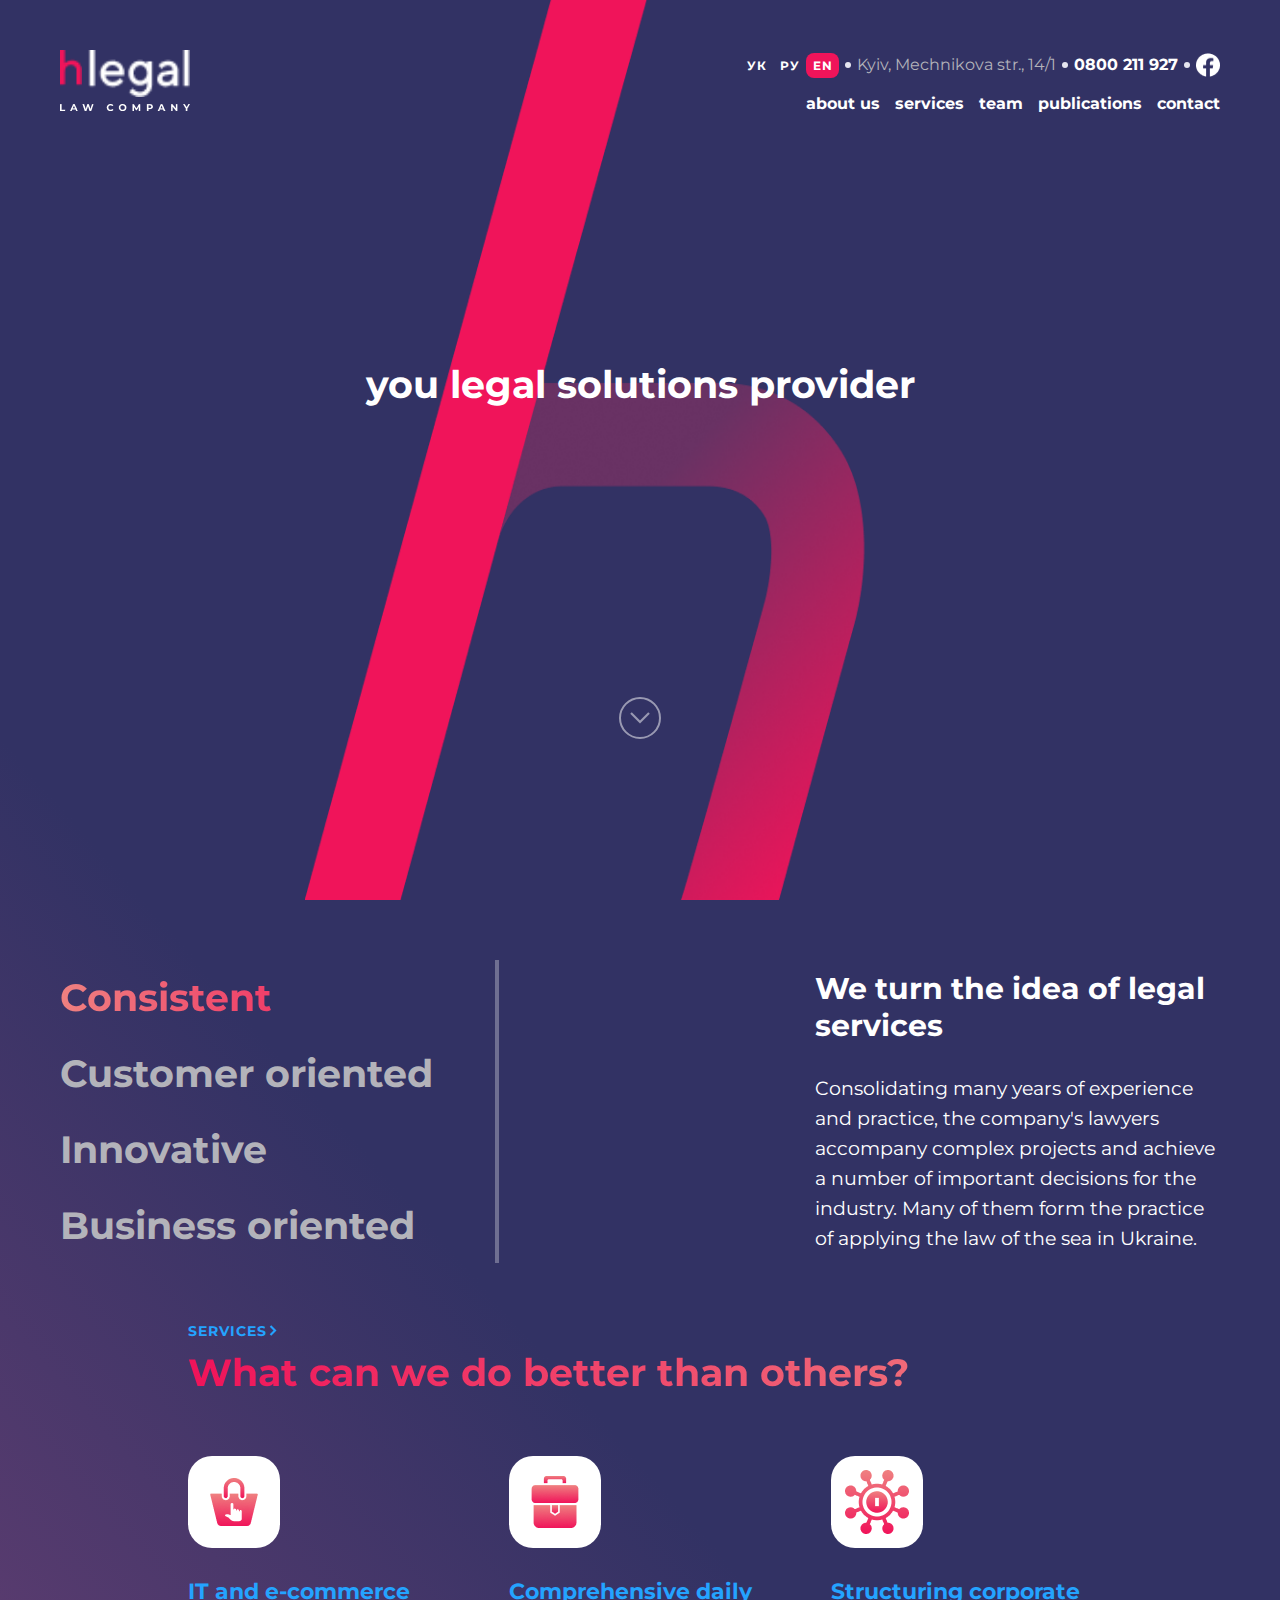
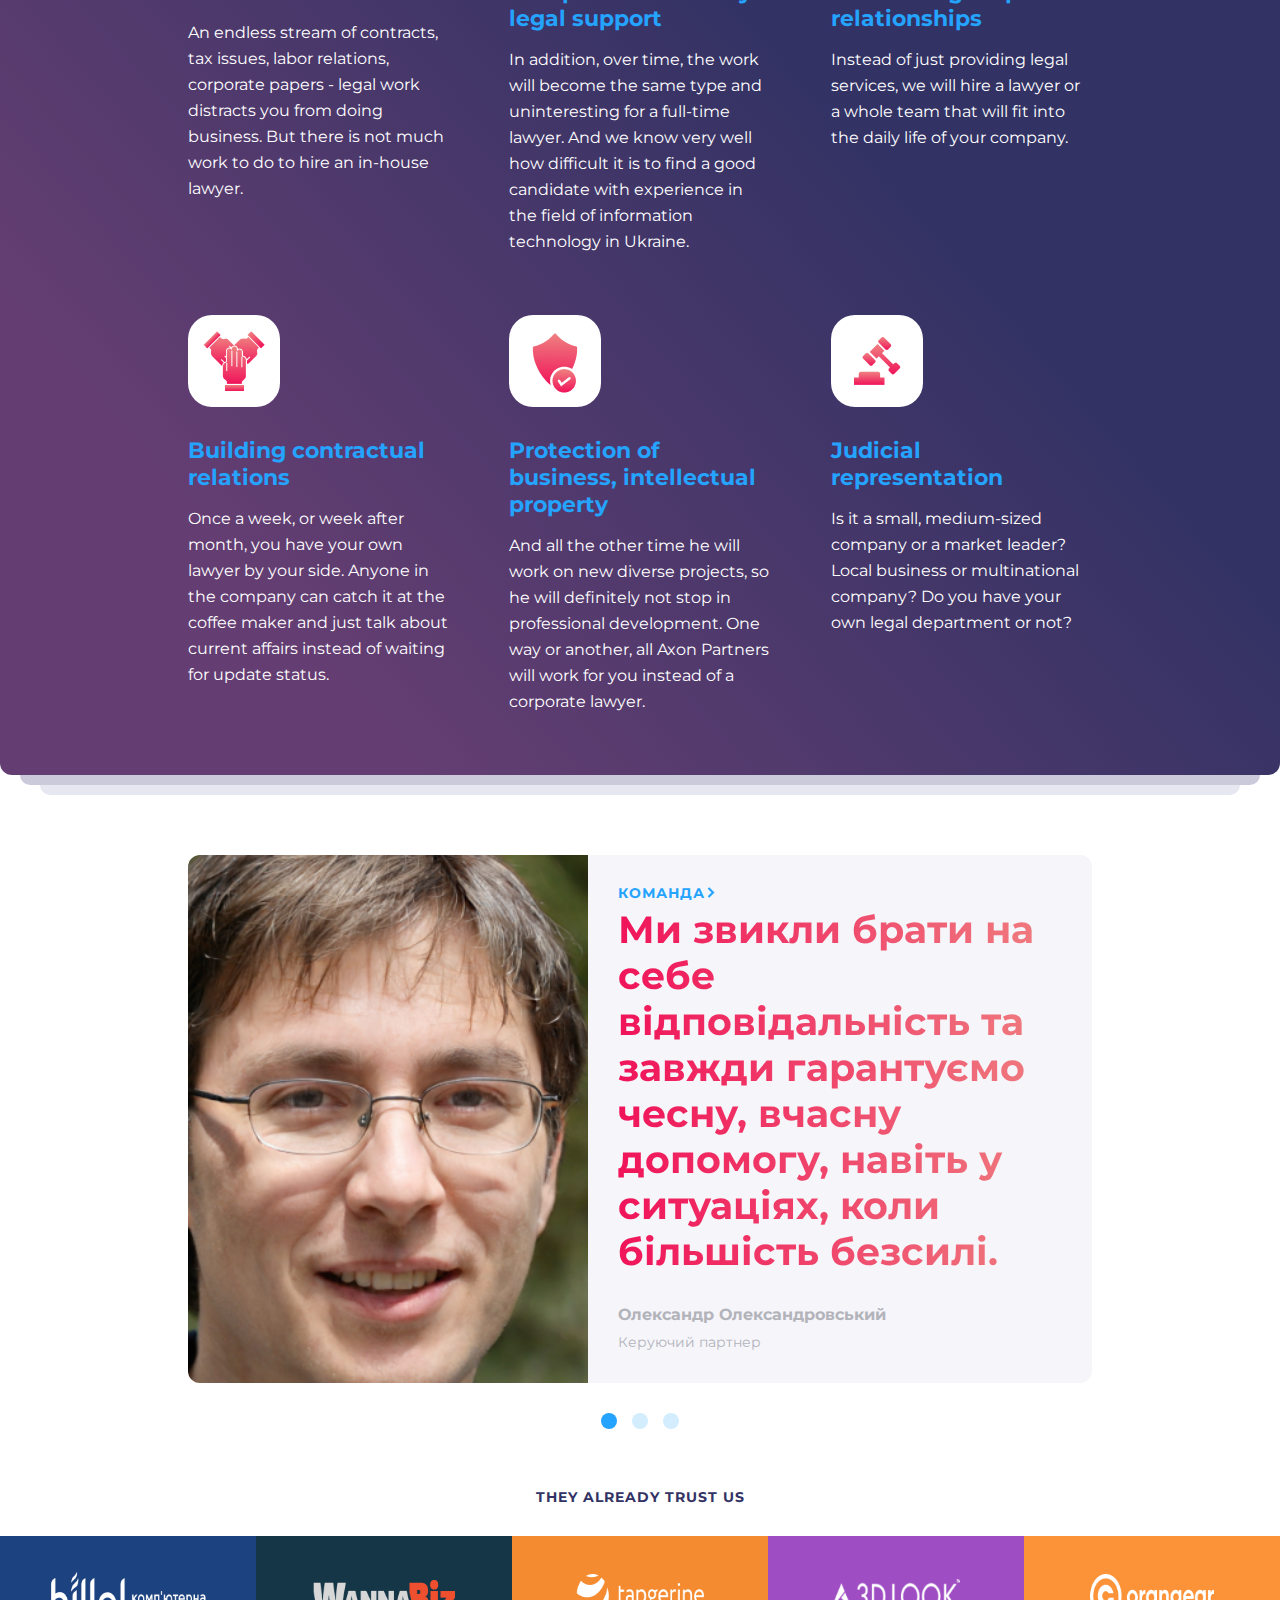
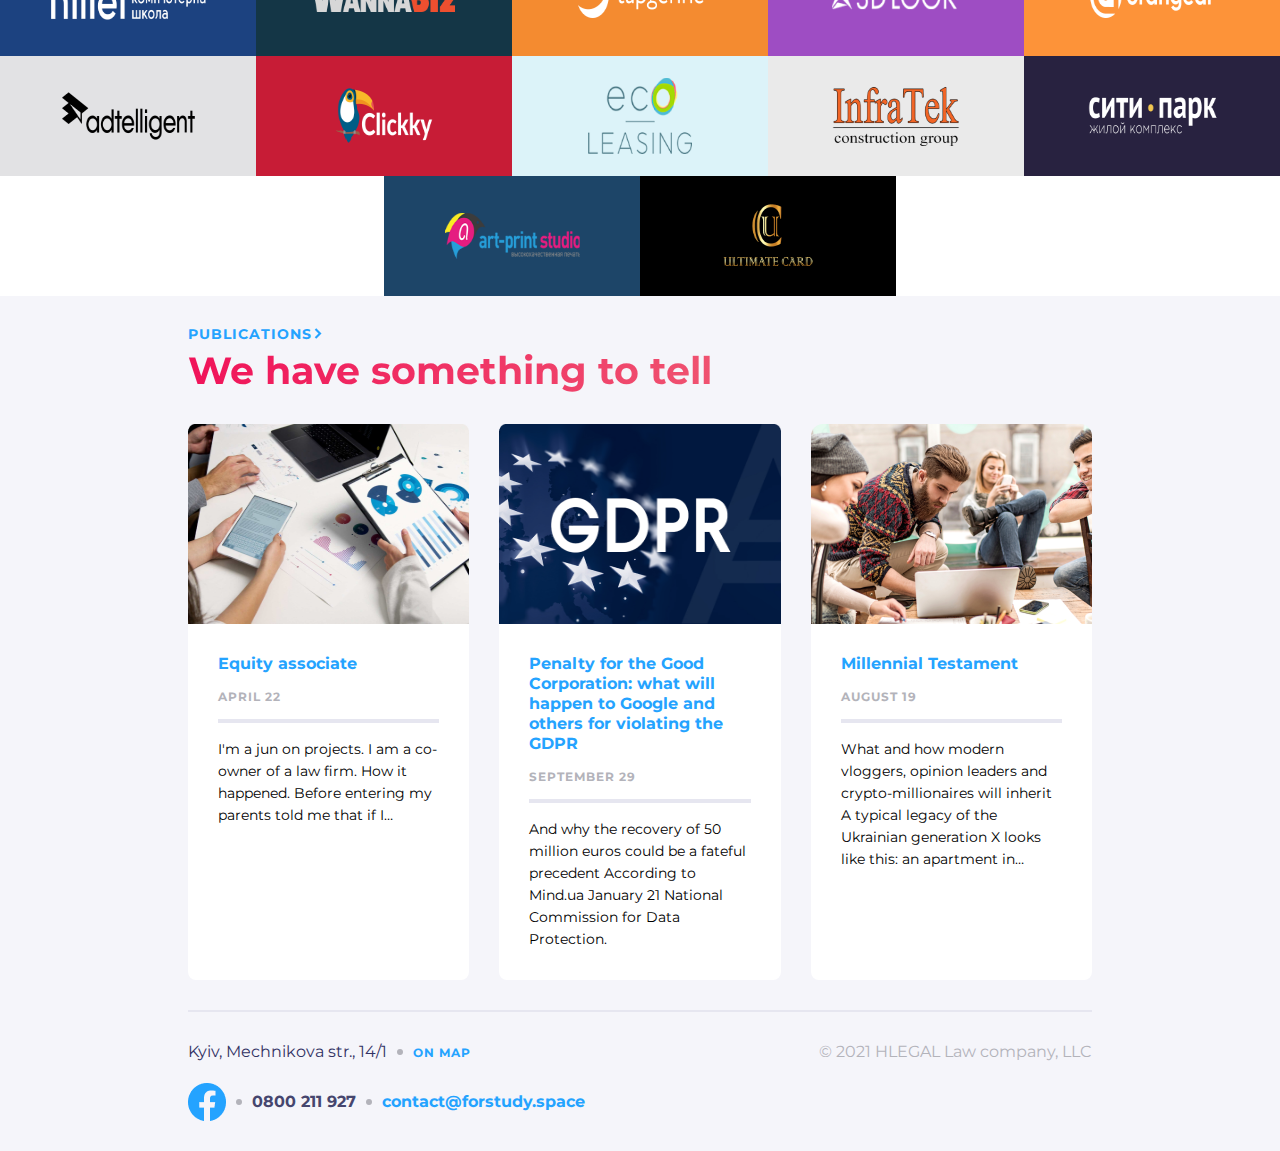
<file: index.html>
<!DOCTYPE html>
<html lang="en">
<head>
    <title>HLegal Services</title>
    <meta charset="UTF-8">
    <meta http-equiv="X-UA-Compatible" content="IE=edge">
    <meta name="viewport" content="width=device-width, initial-scale=1.0">
    <meta name="keywords" content="legal solutions, legal solutions provider, legal services">
    <meta name="description" content="legal solutions provider">
    <link rel="stylesheet" href="./css/styles.css">
</head>
<body>
    <div class="gradient">
        <header>
            <div class="first-screen">
                <div class="header-nav">
                    <div class="header-nav-bttns header-nav-dot">
                        <button class="header-nav-language">ук</button>
                        <button class="header-nav-language">ру</button>
                        <button class="header-nav-language lang-bg">en</button>
                    </div>
                    <div class="header-nav-address header-nav-dot">Kyiv, Mechnikova str., 14/1</div>
                    <a href="tel:0800211927" class="phone-header header-nav-dot element-hover">0800 211 927</a>
                    <a href=""><img src="./assets/images/fb-white.png" alt="facebook" class="header-nav-fb"></a>
                </div>
                <div class="first-screen-text">
                    <div class="header-top">
                        <div class="logo-and-menu">
                            <div class="logo-name">
                                <div class="logo-images">
                                    <img src="./assets/images/logo-h.png" alt="menu" class="logo-h">
                                    <img src="./assets/images/logo-legal.png" alt="menu" class="logo-legal">
                                </div>
                                <div class="logo-description">services</div>
                            </div>
                            <button type="button" class="menu-button"><img src="./assets/images/menu-hamburger.png" alt="menu" class="menu-hamburger"></button>
                        </div>
                        <div class="header-right-align">
                            <div class="header-nav header-nav-hidden">
                                <div class="header-nav-bttns header-nav-dot">
                                    <button class="header-nav-language">ук</button>
                                    <button class="header-nav-language">ру</button>
                                    <button class="header-nav-language lang-bg">en</button>
                                </div>
                                <div class="header-nav-address header-nav-dot">Kyiv, Mechnikova str., 14/1</div>
                                <a href="tel:0800211927" class="phone-header header-nav-dot element-hover">0800 211 927</a>
                                <a href=""><img src="./assets/images/fb-white.png" alt="facebook" class="header-nav-fb"></a>
                            </div>
                            <div class="header-pages">
                                <a href="" class="header-page element-hover">about us</a>
                                <a href="" class="header-page element-hover">services</a>
                                <a href="" class="header-page element-hover">team</a>
                                <a href="" class="header-page element-hover">publications</a>
                                <a href="" class="header-page element-hover">contact</a>
                            </div>
                        </div>
                    </div>
                    <h1 class="heading">you legal solutions provider</h1>
                    <button class="see-more see-more-hover"></button>
                </div>
            </div>
        </header>
        <main>
            <section class="company">
                <div class="company-points">
                    <p class="company-point company-point-colored">Consistent</p>
                    <p class="company-point element-hover">Customer oriented</p>
                    <p class="company-point element-hover">Innovative</p>
                    <p class="company-point element-hover">Business oriented</p>
                </div>
                <div class="wrapper">
                    <div class="company-about">
                        <div class="company-divider"></div>
                        <div class="company-info">
                            <h3 class="company-title">We turn the idea of legal services</h3>
                            <p class="company-text">Consolidating many years of experience and practice, the company's lawyers accompany complex projects and achieve a number of important decisions for the industry. Many of them form the practice of applying the law of the sea in Ukraine.</p>
                        </div>
                    </div>
                </div>
            </section>    
            <section class="services">
                <div class="wrapper">
                    <a href="" class="section-subtitle element-hover-arrow">Services</a>
                    <h2 class="section-title">What can we do better than others?</h2>
                    <div class="symbols">
                        <div class="symbol">
                            <div class="symbol-img-bg">
                                <img src="./assets/images/symbols/ecommerce.png" alt="ecommerce" width="64" height="64" class="symbol-img">
                            </div>
                            <h3 class="symbol-title element-hover">IT and e-commerce</h3>
                            <p class="symbol-text">An endless stream of contracts, tax issues, labor relations, corporate papers - legal work distracts you from doing business. But there is not much work to do to hire an in-house lawyer.</p>
                        </div>
                        <div class="symbol">
                            <div class="symbol-img-bg">
                                <img src="./assets/images/symbols/support.png" alt="ecommerce" width="64" height="64" class="symbol-img">
                            </div>
                            <h3 class="symbol-title element-hover">Comprehensive daily legal support</h3>
                            <p class="symbol-text">In addition, over time, the work will become the same type and uninteresting for a full-time lawyer. And we know very well how difficult it is to find a good candidate with experience in the field of information technology in Ukraine.</p>
                        </div>
                        <div class="symbol">
                            <div class="symbol-img-bg">
                                <img src="./assets/images/symbols/coprorate.png" alt="ecommerce" width="64" height="64" class="symbol-img">
                            </div>
                            <h3 class="symbol-title element-hover">Structuring corporate relationships</h3>
                            <p class="symbol-text">Instead of just providing legal services, we will hire a lawyer or a whole team that will fit into the daily life of your company.</p>
                        </div>
                        <div class="symbol">
                            <div class="symbol-img-bg">
                                <img src="./assets/images/symbols/trust.png" alt="ecommerce" width="64" height="64" class="symbol-img">
                            </div>
                            <h3 class="symbol-title element-hover">Building contractual relations</h3>
                            <p class="symbol-text">Once a week, or week after month, you have your own lawyer by your side. Anyone in the company can catch it at the coffee maker and just talk about current affairs instead of waiting for update status.</p>
                        </div>
                        <div class="symbol">
                            <div class="symbol-img-bg">
                                <img src="./assets/images/symbols/protection.png" alt="ecommerce" width="64" height="64" class="symbol-img">
                            </div>
                            <h3 class="symbol-title element-hover">Protection of business, intellectual property</h3>
                            <p class="symbol-text">And all the other time he will work on new diverse projects, so he will definitely not stop in professional development. One way or another, all Axon Partners will work for you instead of a corporate lawyer.</p>
                        </div>
                        <div class="symbol">
                            <div class="symbol-img-bg">
                                <img src="./assets/images/symbols/court.png" alt="ecommerce" width="64" height="64" class="symbol-img">
                            </div>
                            <h3 class="symbol-title element-hover">Judicial representation</h3>
                            <p class="symbol-text">Is it a small, medium-sized company or a market leader? Local business or multinational company? Do you have your own legal department or not?</p>
                        </div>
                    </div>
                </div>
            </section>
        </main>
    </div>
    <section class="team">
        <div class="wrapper">
            <div class="team-section">
                <div class="team-section-flex">
                    <img src="./assets/images/author.png" alt="Олександр Олександровський" class="author-img">
                    <div class="team-description">
                        <a href="" class="team-subtitle element-hover-arrow">команда</a>
                        <h2 class="team-title">Ми звикли брати на себе відповідальність та завжди гарантуємо чесну, вчасну допомогу, навіть у ситуаціях, коли більшість безсилі.</h2>
                        <p class="author">Олександр Олександровський</p>
                        <p class="author-role">Керуючий партнер</p>
                    </div>
                </div>
                <div class="dot-items">
                    <button class="dot"></button>
                    <button class="dot dot-light"></button>
                    <button class="dot dot-light"></button>
                </div>
            </div>
        </div>
    </section>
    <section class="partners">
        <h4 class="partners-subtitle">They already trust us</h4>
        <div class="partners-images">
            <a href=""><img src="./assets/images/partners/partners-1.png" alt="our partners" class="partners-img img-br-1"></a>
            <a href=""><img src="./assets/images/partners/partners-2.png" alt="our partners" class="partners-img"></a>
            <a href=""><img src="./assets/images/partners/partners-3.png" alt="our partners" class="partners-img"></a>
            <a href=""><img src="./assets/images/partners/partners-4.png" alt="our partners" class="partners-img img-br-2"></a>
            <a href=""><img src="./assets/images/partners/partners-5.png" alt="our partners" class="partners-img"></a>
            <a href=""><img src="./assets/images/partners/partners-6.png" alt="our partners" class="partners-img"></a>
            <a href=""><img src="./assets/images/partners/partners-7.png" alt="our partners" class="partners-img partners-images-hidden"></a>
            <a href=""><img src="./assets/images/partners/partners-8.png" alt="our partners" class="partners-img partners-images-hidden"></a>
            <a href=""><img src="./assets/images/partners/partners-9.png" alt="our partners" class="partners-img partners-images-hidden img-br-3"></a>
            <a href=""><img src="./assets/images/partners/partners-10.png" alt="our partners" class="partners-img partners-images-hidden"></a>
            <a href=""><img src="./assets/images/partners/partners-11.png" alt="our partners" class="partners-img partners-images-hidden"></a>
            <a href=""><img src="./assets/images/partners/partners-12.png" alt="our partners" class="partners-img partners-images-hidden img-br-4"></a>
        </div>
    </section>
    <section class="publications">
        <div class="wrapper">
            <div class="publications-section">
                <a href="" class="publications-subtitle element-hover-arrow">Publications</a>
                <h2 class="publications-title">We have something to tell</h2>
                <div class="publications-cards">
                    <div class="card card-1">
                        <img src="./assets/images/cards/card-1.png" alt="card-1" class="card-img">
                        <div class="card-bg">
                            <a href="" class="card-title element-hover">Equity associate</a>
                            <p class="card-date">April 22</p>
                            <div class="card-divider"></div>
                            <p class="card-text">I'm a jun on projects. I am a co-owner of a law firm. How it happened. Before entering my parents told me that if I…</p>
                        </div>
                    </div>
                    <div class="card">
                        <img src="./assets/images/cards/card-2.png" alt="card-2" class="card-img">
                        <div class="card-bg">
                            <a href="" class="card-title element-hover">Penalty for the Good Corporation: what will happen to Google and others for violating the GDPR</a>
                            <p class="card-date">September 29</p>
                            <div class="card-divider"></div>
                            <p class="card-text">And why the recovery of 50 million euros could be a fateful precedent According to Mind.ua January 21 National Commission for Data Protection.</p>
                        </div>
                    </div>
                    <div class="card-3">
                        <img src="./assets/images/cards/card-3.png" alt="card-3" class="card-img card-3-img">
                        <div class="card-bg">
                            <a href="" class="card-title element-hover">Millennial Testament</a>
                            <p class="card-date">August 19</p>
                            <div class="card-divider card-3-divider"></div>
                            <p class="card-text">What and how modern vloggers, opinion leaders and crypto-millionaires will inherit A typical legacy of the Ukrainian generation X looks like this: an apartment in…</p>
                        </div>
                    </div>
                </div>
            </div>
        </div>
    </section>
    <footer>
        <div class="wrapper">
            <div class="footer">
                <div class="footer-contacts">
                    <div class="footer-contacts-top">
                        <div class="footer-contacts-top-one">
                            <p class="address footer-dot footer-address">Kyiv, Mechnikova str., 14/1</p>
                            <a href="#map" class="map footer-map element-hover">On map</a>
                        </div>
                        <p class="legal legal-hidden">© 2021 HLEGAL Law company, LLC</p>
                    </div>
                    <div class="footer-contacts-bottom">
                        <a href="" class="footer-dot footer-fb"><img src="./assets/images/fb-blue.png" alt="facebook" width="38" height="38" class="fb-img"></a>
                        <a href="tel:0800211927" class="phone footer-dot footer-phone element-hover">0800 211 927</a>
                        <a href="mailto:contact@forstudy.space" class="email footer-email element-hover">contact@forstudy.space</a>
                        <p class="legal">© 2021 HLEGAL Law company, LLC</p>
                    </div>
                </div>
            </div>
        </div>
    </footer>
</body>
</html>
</file>
<file: css/styles.css>
/*! normalize.css v8.0.1 | MIT License | github.com/necolas/normalize.css */
/* Document
   ========================================================================== */
/**
 * 1. Correct the line height in all browsers.
 * 2. Prevent adjustments of font size after orientation changes in iOS.
 */
@import "../assets/fonts/fonts.css";
html {
  line-height: 1.15; /* 1 */
  -webkit-text-size-adjust: 100%; /* 2 */
}

/* Sections
   ========================================================================== */
/**
 * Remove the margin in all browsers.
 */
body {
  margin: 0;
}

/**
 * Render the `main` element consistently in IE.
 */
main {
  display: block;
}

/**
 * Correct the font size and margin on `h1` elements within `section` and
 * `article` contexts in Chrome, Firefox, and Safari.
 */
h1 {
  font-size: 2em;
  margin: 0.67em 0;
}

/* Grouping content
   ========================================================================== */
/**
 * 1. Add the correct box sizing in Firefox.
 * 2. Show the overflow in Edge and IE.
 */
hr {
  box-sizing: content-box; /* 1 */
  height: 0; /* 1 */
  overflow: visible; /* 2 */
}

/**
 * 1. Correct the inheritance and scaling of font size in all browsers.
 * 2. Correct the odd `em` font sizing in all browsers.
 */
pre {
  font-family: monospace, monospace; /* 1 */
  font-size: 1em; /* 2 */
}

/* Text-level semantics
   ========================================================================== */
/**
 * Remove the gray background on active links in IE 10.
 */
a {
  background-color: transparent;
}

/**
 * 1. Remove the bottom border in Chrome 57-
 * 2. Add the correct text decoration in Chrome, Edge, IE, Opera, and Safari.
 */
abbr[title] {
  border-bottom: none; /* 1 */
  text-decoration: underline; /* 2 */
  text-decoration: underline dotted; /* 2 */
}

/**
 * Add the correct font weight in Chrome, Edge, and Safari.
 */
b,
strong {
  font-weight: bolder;
}

/**
 * 1. Correct the inheritance and scaling of font size in all browsers.
 * 2. Correct the odd `em` font sizing in all browsers.
 */
code,
kbd,
samp {
  font-family: monospace, monospace; /* 1 */
  font-size: 1em; /* 2 */
}

/**
 * Add the correct font size in all browsers.
 */
small {
  font-size: 80%;
}

/**
 * Prevent `sub` and `sup` elements from affecting the line height in
 * all browsers.
 */
sub,
sup {
  font-size: 75%;
  line-height: 0;
  position: relative;
  vertical-align: baseline;
}

sub {
  bottom: -0.25em;
}

sup {
  top: -0.5em;
}

/* Embedded content
   ========================================================================== */
/**
 * Remove the border on images inside links in IE 10.
 */
img {
  border-style: none;
}

/* Forms
   ========================================================================== */
/**
 * 1. Change the font styles in all browsers.
 * 2. Remove the margin in Firefox and Safari.
 */
button,
input,
optgroup,
select,
textarea {
  font-family: inherit; /* 1 */
  font-size: 100%; /* 1 */
  line-height: 1.15; /* 1 */
  margin: 0; /* 2 */
}

/**
 * Show the overflow in IE.
 * 1. Show the overflow in Edge.
 */
button,
input { /* 1 */
  overflow: visible;
}

/**
 * Remove the inheritance of text transform in Edge, Firefox, and IE.
 * 1. Remove the inheritance of text transform in Firefox.
 */
button,
select { /* 1 */
  text-transform: none;
}

/**
 * Correct the inability to style clickable types in iOS and Safari.
 */
button,
[type=button],
[type=reset],
[type=submit] {
  -webkit-appearance: button;
}

/**
 * Remove the inner border and padding in Firefox.
 */
button::-moz-focus-inner,
[type=button]::-moz-focus-inner,
[type=reset]::-moz-focus-inner,
[type=submit]::-moz-focus-inner {
  border-style: none;
  padding: 0;
}

/**
 * Restore the focus styles unset by the previous rule.
 */
button:-moz-focusring,
[type=button]:-moz-focusring,
[type=reset]:-moz-focusring,
[type=submit]:-moz-focusring {
  outline: 1px dotted ButtonText;
}

/**
 * Correct the padding in Firefox.
 */
fieldset {
  padding: 0.35em 0.75em 0.625em;
}

/**
 * 1. Correct the text wrapping in Edge and IE.
 * 2. Correct the color inheritance from `fieldset` elements in IE.
 * 3. Remove the padding so developers are not caught out when they zero out
 *    `fieldset` elements in all browsers.
 */
legend {
  box-sizing: border-box; /* 1 */
  color: inherit; /* 2 */
  display: table; /* 1 */
  max-width: 100%; /* 1 */
  padding: 0; /* 3 */
  white-space: normal; /* 1 */
}

/**
 * Add the correct vertical alignment in Chrome, Firefox, and Opera.
 */
progress {
  vertical-align: baseline;
}

/**
 * Remove the default vertical scrollbar in IE 10+.
 */
textarea {
  overflow: auto;
}

/**
 * 1. Add the correct box sizing in IE 10.
 * 2. Remove the padding in IE 10.
 */
[type=checkbox],
[type=radio] {
  box-sizing: border-box; /* 1 */
  padding: 0; /* 2 */
}

/**
 * Correct the cursor style of increment and decrement buttons in Chrome.
 */
[type=number]::-webkit-inner-spin-button,
[type=number]::-webkit-outer-spin-button {
  height: auto;
}

/**
 * 1. Correct the odd appearance in Chrome and Safari.
 * 2. Correct the outline style in Safari.
 */
[type=search] {
  -webkit-appearance: textfield; /* 1 */
  outline-offset: -2px; /* 2 */
}

/**
 * Remove the inner padding in Chrome and Safari on macOS.
 */
[type=search]::-webkit-search-decoration {
  -webkit-appearance: none;
}

/**
 * 1. Correct the inability to style clickable types in iOS and Safari.
 * 2. Change font properties to `inherit` in Safari.
 */
::-webkit-file-upload-button {
  -webkit-appearance: button; /* 1 */
  font: inherit; /* 2 */
}

/* Interactive
   ========================================================================== */
/*
 * Add the correct display in Edge, IE 10+, and Firefox.
 */
details {
  display: block;
}

/*
 * Add the correct display in all browsers.
 */
summary {
  display: list-item;
}

/* Misc
   ========================================================================== */
/**
 * Add the correct display in IE 10+.
 */
template {
  display: none;
}

/**
 * Add the correct display in IE 10.
 */
[hidden] {
  display: none;
}

* {
  box-sizing: border-box;
}

body {
  font-family: "Montserrat", sans-serif;
}

footer {
  background-color: #F5F5FA;
}

.gradient {
  background: linear-gradient(228.57deg, #323264 11.93%, #323264 57.17%, #643E72 87.46%);
  border-radius: 0px 0px 12px 12px;
}

/* device width: min up to 768px*/
.wrapper {
  width: 315px;
  margin-left: auto;
  margin-right: auto;
}

.element-hover:hover {
  color: #F0145A;
}
.element-hover-arrow:hover {
  color: #F0145A;
  display: flex;
  align-items: center;
}
.element-hover-arrow:hover::after {
  content: url(../assets/images/arrow-right-red.png);
  margin-left: 0;
  margin-bottom: 3px;
}

.first-screen {
  min-height: 100vh;
  background: url(../assets/images/h-symbol.png) no-repeat;
  background-position: center;
  background-size: 523.4px 100vh;
}
.first-screen-text {
  padding: 15px 15px 30px 15px;
}

.header-nav {
  background: rgba(245, 245, 250, 0.2);
  padding: 10px 15px;
  display: flex;
  flex-direction: row;
  justify-content: space-between;
  align-items: center;
}
.header-nav-hidden {
  display: none;
}
.header-nav-bttns {
  display: flex;
  flex-direction: row;
  justify-content: flex-start;
  font-size: 0;
}
.header-nav-language {
  display: block;
  width: 33px;
  height: 25px;
  border-radius: 8px;
  border: none;
  color: #FFFFFF;
  background-color: transparent;
  font-weight: 700;
  font-size: 12px;
  line-height: 15px;
  text-align: center;
  text-transform: uppercase;
  letter-spacing: 1px;
}
.header-nav-address {
  display: none;
}
.header-nav-fb {
  display: none;
}

.header-pages {
  display: none;
}
.header-page {
  text-decoration: none;
}

.lang-bg {
  background-color: #F0145A;
  padding: 5px 7px;
}

.phone-header {
  display: block;
  color: #FFFFFF;
  text-decoration: none;
  font-weight: 700;
  font-size: 16px;
  line-height: 20px;
}

.logo-and-menu {
  display: flex;
  justify-content: space-between;
}

.logo-images {
  display: flex;
  align-items: flex-start;
}
.logo-name {
  position: relative;
  display: flex;
  align-items: center;
}
.logo-h {
  display: block;
  margin-right: 3.18px;
  width: 11.68px;
  height: 19.11px;
}
.logo-legal {
  position: relative;
  display: block;
  width: 54.47px;
  height: 24.8px;
  margin-right: 19.62px;
}
.logo-description {
  position: relative;
  color: #FFFFFF;
  font-size: 20px;
  line-height: 24px;
}

.logo-name::after {
  content: url(../assets/images/logo-img.png);
  position: absolute;
  top: 70%;
  left: auto;
}

.logo-name::before {
  content: url(../assets/images/slash.png);
  position: absolute;
  top: auto;
  left: 44%;
}

.menu-button {
  background-color: transparent;
  border: none;
}
.menu-hamburger {
  width: 32px;
  height: 32px;
}

.heading {
  color: #FFFFFF;
  font-weight: 700;
  font-size: 38px;
  line-height: 46px;
  text-align: center;
  margin: 166px 15px 159px 15px;
}

.see-more {
  display: flex;
  justify-content: center;
  align-items: center;
  width: 42px;
  height: 42px;
  opacity: 50%;
  border: 2px solid #FFFFFF;
  border-radius: 50%;
  margin-left: auto;
  margin-right: auto;
  background-color: transparent;
  background: url(../assets/images/arrow-down.png) no-repeat;
  background-position: center;
}
.see-more-hover:hover {
  border: 2px solid #F0145A;
  background: url(../assets/images/arrow-down-red.png) no-repeat;
  background-position: center;
}

.company {
  padding-top: 30px;
}
.company-points {
  padding-bottom: 30px;
  padding-left: 30px;
  display: flex;
  flex-direction: row;
  overflow: scroll;
}
.company-points p:nth-child(4) {
  margin-right: 0;
}
.company-point {
  display: inline-block;
  height: 37px;
  white-space: nowrap;
  margin-right: 30px;
  margin-top: 0;
  margin-bottom: 0;
  color: #B3B3BA;
  font-weight: 700;
  font-size: 30px;
  line-height: 37px;
}
.company-point-colored {
  background: linear-gradient(90.13deg, #EF8080 0.84%, #F0145A 99.96%);
  -webkit-text-fill-color: transparent;
  background-clip: text;
}
.company-point-colored:hover {
  background: #F0145A;
  -webkit-text-fill-color: transparent;
  background-clip: text;
}
.company-info {
  border-top: 4px solid rgba(255, 255, 255, 0.3);
  padding-top: 30px;
}
.company-title {
  color: #FFFFFF;
  font-weight: 700;
  font-size: 20px;
  line-height: 24px;
  margin-top: 0;
  margin-bottom: 30px;
}
.company-text {
  color: #FFFFFF;
  font-size: 19px;
  line-height: 30px;
  margin-top: 0;
  margin-bottom: 0;
}

.services {
  position: relative;
  padding-top: 30px;
  padding-bottom: 60px;
}
.services::before {
  content: "";
  height: 10px;
  background: #CACADB;
  border-radius: 0px 0px 12px 12px;
  position: absolute;
  left: 20px;
  right: 20px;
  top: 100%;
}
.services::after {
  content: "";
  height: 10px;
  background: #E7E7F2;
  border-radius: 0px 0px 12px 12px;
  position: absolute;
  left: 40px;
  right: 40px;
  top: 100.44%;
}

.section-subtitle {
  display: block;
  color: #24A3FF;
  font-weight: 700;
  font-size: 14px;
  line-height: 17px;
  letter-spacing: 1px;
  text-transform: uppercase;
  text-decoration: none;
  margin-top: 0;
  margin-bottom: 10px;
}
.section-subtitle::after {
  content: url(../assets/images/arrow-right.png);
  width: 12px;
  height: 12px;
  margin-left: 2px;
}
.section-title {
  background: linear-gradient(90.13deg, #F0145A 0.84%, #EF8080 99.96%);
  -webkit-background-clip: text;
  -webkit-text-fill-color: transparent;
  background-clip: text;
  -webkit-text-fill-color: transparent;
  font-weight: 700;
  font-size: 30px;
  line-height: 37px;
  margin-top: 0;
  margin-bottom: 30px;
}
.section-title:hover {
  background: #F0145A;
  -webkit-text-fill-color: transparent;
  background-clip: text;
}

.symbols {
  display: flex;
  flex-direction: column;
  flex-wrap: wrap;
  gap: 30px;
}

.symbol-img-bg {
  padding: 14px;
  background: #FFFFFF;
  border-radius: 24px;
  width: 92px;
  height: 92px;
  margin-bottom: 30px;
}
.symbol-img {
  display: flex;
  justify-content: center;
  align-items: center;
  width: 64px;
  height: 64px;
}
.symbol-title {
  color: #24A3FF;
  font-weight: 700;
  font-size: 22px;
  line-height: 27px;
  margin-top: 0;
  margin-bottom: 15px;
}
.symbol-text {
  color: #FFFFFF;
  font-size: 16px;
  line-height: 26px;
  margin-top: 0;
  margin-bottom: 0px;
}

.team {
  background-color: #FFFFFF;
  padding-top: 50px;
}
.team-section {
  font-size: 0;
}
.team-description {
  background-color: #F5F5FA;
  border-radius: 0 0 12px 12px;
  padding: 30px;
}
.team-subtitle {
  display: block;
  color: #24A3FF;
  font-weight: 700;
  font-size: 14px;
  line-height: 17px;
  letter-spacing: 1px;
  text-transform: uppercase;
  text-decoration: none;
  margin-top: 0;
  margin-bottom: 5px;
}
.team-subtitle::after {
  content: url(../assets/images/arrow-right.png);
  width: 12px;
  height: 12px;
  margin-left: 2px;
}
.team-title {
  background: linear-gradient(90.13deg, #F0145A 0.84%, #EF8080 99.96%);
  -webkit-background-clip: text;
  -webkit-text-fill-color: transparent;
  background-clip: text;
  -webkit-text-fill-color: transparent;
  font-weight: 700;
  font-size: 30px;
  line-height: 37px;
  margin-top: 0;
  margin-bottom: 30px;
}
.team-title:hover {
  background: #F0145A;
  -webkit-text-fill-color: transparent;
  background-clip: text;
}

.author {
  font-weight: 700;
  font-size: 16px;
  line-height: 20px;
  color: #B3B3BA;
  margin-top: 0;
  margin-bottom: 6px;
}
.author-img {
  width: 315px;
  height: 500px;
  border-radius: 12px 12px 0 0;
}
.author-role {
  font-size: 14px;
  line-height: 22px;
  color: #B3B3BA;
  margin-top: 0;
  margin-bottom: 0;
}

.dot {
  background-color: #24A3FF;
  border-radius: 50%;
  border: none;
  width: 16px;
  height: 16px;
  margin-right: 15px;
}
.dot-items {
  padding-top: 30px;
  padding-bottom: 60px;
  text-align: center;
}
.dot-items button:nth-child(3) {
  margin-right: 0;
}
.dot-light {
  opacity: 0.2;
}

.partners {
  background: #FFFFFF;
}
.partners-subtitle {
  color: #323264;
  font-weight: 700;
  font-size: 14px;
  line-height: 17px;
  letter-spacing: 1px;
  text-transform: uppercase;
  margin-top: 0;
  margin-bottom: 30px;
  text-align: center;
}
.partners-images {
  font-size: 0;
  text-align: center;
}
.partners-images-hidden {
  display: none;
}
.partners-img {
  width: 375px;
  height: 120px;
}

.publications {
  background-color: #F5F5FA;
}
.publications-section {
  padding-top: 30px;
  padding-bottom: 30px;
}
.publications-subtitle {
  display: block;
  color: #24A3FF;
  font-weight: 700;
  font-size: 14px;
  line-height: 17px;
  letter-spacing: 1px;
  text-transform: uppercase;
  text-decoration: none;
  margin-top: 0;
  margin-bottom: 5px;
}
.publications-subtitle::after {
  content: url(../assets/images/arrow-right.png);
  width: 12px;
  height: 12px;
  margin-left: 2px;
}
.publications-title {
  background: linear-gradient(90.13deg, #F0145A 0.84%, #EF8080 99.96%);
  -webkit-background-clip: text;
  -webkit-text-fill-color: transparent;
  font-weight: 700;
  font-size: 30px;
  line-height: 37px;
  margin-top: 0;
  margin-bottom: 30px;
}
.publications-title:hover {
  background: #F0145A;
  -webkit-text-fill-color: transparent;
  background-clip: text;
}
.publications-cards {
  font-size: 0;
}

.card {
  margin-bottom: 30px;
}
.card-bg {
  padding: 30px;
  background-color: #FFFFFF;
  border-radius: 0 0 8px 8px;
}
.card-img {
  width: 315px;
  height: 200px;
}
.card-title {
  display: block;
  color: #24A3FF;
  text-decoration: none;
  font-weight: 700;
  font-size: 16px;
  line-height: 20px;
  margin-top: 0;
  margin-bottom: 15px;
}
.card-date {
  color: #B3B3BA;
  font-weight: 700;
  font-size: 12px;
  line-height: 15px;
  letter-spacing: 1px;
  text-transform: uppercase;
  margin-top: 0;
  margin-bottom: 15px;
}
.card-divider {
  background-color: #E6E6F0;
  width: 255px;
  height: 4px;
  margin-bottom: 15px;
}
.card-text {
  color: #000000;
  font-size: 14px;
  line-height: 22px;
  margin-top: 0;
  margin-bottom: 0;
}

.footer {
  padding: 30px 0;
  border-top: 2px solid #E6E6F0;
}
.footer-contacts {
  text-align: center;
}

.address {
  color: #323264;
  font-size: 16px;
  line-height: 20px;
  margin-top: 0;
  margin-bottom: 10px;
}

.map {
  display: block;
  color: #24A3FF;
  text-decoration: none;
  font-weight: 700;
  font-size: 12px;
  line-height: 15px;
  letter-spacing: 1px;
  text-transform: uppercase;
  margin-bottom: 21px;
}

.fb-img {
  width: 38px;
  height: 38px;
  margin-bottom: 10px;
}

.phone {
  display: block;
  color: #46466E;
  text-decoration: none;
  font-weight: 700;
  font-size: 16px;
  line-height: 20px;
  margin-bottom: 10px;
}

.email {
  display: block;
  color: #24A3FF;
  text-decoration: none;
  font-weight: 700;
  font-size: 16px;
  line-height: 20px;
  margin-bottom: 30px;
}

.legal {
  color: #B3B3BA;
  font-size: 16px;
  line-height: 20px;
  margin-top: 0;
  margin-bottom: 0px;
}
.legal-hidden {
  display: none;
}

/* device width: 768px up to 1024px*/
@media (min-width: 768px) {
  .wrapper {
    width: 648px;
  }
  .first-screen {
    background-size: 893.28px 100vh;
    padding: 50px 60px 0 60px;
  }
  .first-screen-text {
    padding: 0;
  }
  .header-nav {
    background: none;
    justify-content: flex-start;
    padding: 0 0 30px 0;
  }
  .header-nav-address {
    display: flex;
    color: #B3B3BA;
    font-size: 16px;
    line-height: 20px;
  }
  .header-nav-fb {
    display: block;
    width: 24px;
    height: 24px;
  }
  .header-nav-dot::after {
    content: "";
    display: inline-block;
    background-color: #E6E6F0;
    border: none;
    border-radius: 50%;
    width: 6px;
    height: 6px;
    margin-top: auto;
    margin-bottom: auto;
    margin-left: 6px;
    margin-right: 6px;
  }
  .phone-header {
    display: flex;
  }
  .logo-and-menu {
    margin-bottom: 40px;
  }
  .logo-h {
    margin-right: 5.97px;
    width: 21.89px;
    height: 35.82px;
  }
  .logo-legal {
    width: 102.14px;
    height: 46.5px;
    margin-right: 0;
  }
  .logo-description {
    display: none;
  }
  .logo-name::after {
    content: url(../assets/images/logo-tablet-sd.png);
    top: 100%;
  }
  .logo-name::before {
    display: none;
  }
  .header-pages {
    display: flex;
    justify-content: flex-start;
  }
  .header-pages a:nth-child(5) {
    margin-right: 0;
  }
  .header-page {
    display: block;
    margin-top: 0;
    margin-bottom: 0;
    margin-right: 15px;
    color: #FFFFFF;
    font-weight: 700;
    font-size: 16px;
    line-height: 20px;
  }
  .menu-button {
    display: none;
  }
  .menu-hamburger {
    display: none;
  }
  .heading {
    margin: 269px 0px 417px 0px;
  }
  .company {
    padding-top: 60px;
  }
  .company-points {
    padding-bottom: 60px;
    padding-left: 60px;
  }
  .company-point {
    height: 46px;
    font-size: 38px;
    line-height: 46px;
  }
  .company-info {
    border-top: 4px solid rgba(255, 255, 255, 0.3);
    padding: 0px;
  }
  .company-title {
    font-size: 30px;
    line-height: 37px;
    margin-top: 60px;
  }
  .services {
    padding-top: 60px;
    margin-bottom: 80px;
  }
  .services::after {
    top: 100.67%;
  }
  .section-title {
    font-size: 38px;
    line-height: 46px;
    margin-bottom: 60px;
  }
  .symbols {
    flex-direction: row;
    flex-wrap: wrap;
    gap: 60px;
  }
  .symbol {
    width: 294px;
  }
  .team {
    padding-top: 0;
  }
  .team-title {
    font-size: 38px;
    line-height: 46px;
  }
  .author-img {
    width: 648px;
    object-fit: cover;
  }
  .partners-images-hidden {
    display: inline-block;
  }
  .partners-img {
    width: 256px;
  }
  .publications-title {
    font-size: 38px;
    line-height: 46px;
  }
  .publications-cards {
    display: flex;
    align-items: flex-start;
    flex-wrap: wrap;
    gap: 30px;
  }
  .card {
    width: 309px;
  }
  .card-img {
    width: 309px;
  }
  .card-divider {
    width: 249px;
  }
  .card-1 .card-bg {
    padding-bottom: 112px;
  }
  .card-3 {
    width: 648px;
  }
  .card-3-img {
    width: 648px;
    height: 200px;
    object-fit: cover;
    border-radius: 12px 12px 0 0;
  }
  .card-3-divider {
    width: 588px;
  }
  .footer-address {
    margin-bottom: 0;
    display: flex;
  }
  .footer-map {
    margin-bottom: 0;
  }
  .footer-fb {
    display: flex;
  }
  .footer-phone {
    margin-bottom: 0;
    display: flex;
  }
  .footer-email {
    margin-bottom: 0;
  }
  .fb-img {
    margin-bottom: 0;
  }
  .footer-contacts-top {
    display: flex;
    justify-content: space-between;
    align-items: center;
    margin-bottom: 21px;
  }
  .footer-contacts-top-one {
    display: flex;
    justify-content: flex-start;
    align-items: center;
  }
  .footer-contacts-bottom {
    display: flex;
    justify-content: flex-start;
    align-items: center;
  }
  .footer-dot::after {
    content: "";
    display: inline-block;
    background-color: #B3B3BA;
    border: none;
    border-radius: 50%;
    width: 6px;
    height: 6px;
    margin-top: auto;
    margin-bottom: auto;
    margin-left: 10px;
    margin-right: 10px;
  }
  .legal {
    display: none;
  }
  .legal-hidden {
    display: block;
    color: #B3B3BA;
    font-size: 16px;
    line-height: 20px;
  }
}
/* device width: 1024px up to 1440px */
@media (min-width: 1024px) {
  .wrapper {
    width: 904px;
  }
  .first-screen {
    background-size: 669.96px 100vh;
  }
  .header-nav {
    display: none;
  }
  .header-nav-bttns {
    display: flex;
    justify-content: flex-end;
  }
  .header-nav-hidden {
    display: flex;
    flex-direction: row;
    justify-content: flex-end;
    align-items: center;
    margin-bottom: 16px;
    padding-bottom: 0;
  }
  .header-top {
    display: flex;
    justify-content: space-between;
    align-items: center;
  }
  .logo-and-menu {
    margin-bottom: 20px;
  }
  .header-pages {
    justify-content: flex-end;
  }
  .heading {
    margin: 245px 0px 289px 0px;
  }
  .company {
    display: flex;
    flex-direction: row;
    justify-content: space-between;
    align-items: center;
    padding-left: 60px;
    padding-right: 60px;
  }
  .company-points {
    display: flex;
    flex-direction: column;
    justify-content: space-between;
    padding: 14.5px 0 14.5px 0;
    width: 375px;
    overflow: visible;
  }
  .company-points p:nth-child(4) {
    margin-bottom: 0;
  }
  .company-point {
    margin-bottom: 30px;
  }
  .company-about {
    display: flex;
    justify-content: space-between;
    align-items: center;
  }
  .company-divider {
    display: flex;
    width: 4px;
    height: 303px;
    background-color: rgba(255, 255, 255, 0.3);
    margin-left: 60px;
    margin-right: 60px;
  }
  .company-info {
    border-top: none;
    padding: 9.5px 0 9.5px 0;
    display: flex;
    flex-direction: column;
    justify-content: space-between;
    width: 405px;
  }
  .company-title {
    margin-top: 0;
    margin-bottom: 30px;
  }
  .services::after {
    top: 100.91%;
  }
  .section-title {
    font-size: 38px;
    line-height: 46px;
    margin-bottom: 60px;
  }
  .symbols {
    display: flex;
    flex-wrap: wrap;
    gap: 60px;
  }
  .symbol {
    width: 261.33px;
  }
  .team-section-flex {
    display: flex;
    justify-content: flex-start;
    align-items: center;
  }
  .team-description {
    border-radius: 0 12px 12px 0;
  }
  .team-title {
    font-size: 38px;
    line-height: 46px;
    width: 444px;
  }
  .author-img {
    width: 400px;
    height: 528px;
    border-radius: 12px 0 0 12px;
  }
  .card {
    width: 281.33px;
    margin-bottom: 0;
  }
  .card-img {
    width: 281.33px;
  }
  .card-divider {
    width: 221.33px;
  }
  .card-1 .card-bg {
    padding-bottom: 154px;
  }
  .card-3 {
    width: 281.33px;
  }
  .card-3 .card-bg {
    padding-bottom: 110px;
  }
}
/* device width: 1440px up to 1920px */
@media (min-width: 1440px) {
  .wrapper {
    width: 1320px;
  }
  .first-screen {
    background-size: 697px 100vh;
  }
  .heading {
    margin: 261px 0px 305px 0px;
  }
  .company {
    padding-left: 180px;
    padding-right: 180px;
  }
  .company-info {
    width: 581px;
  }
  .services::after {
    top: 101.05%;
  }
  .symbol {
    width: 400px;
  }
  .team-title {
    width: 860px;
  }
  .author-img {
    height: 344px;
  }
  .partners-img {
    width: 360px;
  }
  .card {
    width: 420px;
  }
  .card-img {
    width: 420px;
  }
  .card-divider {
    width: 360px;
  }
  .card-1 .card-bg {
    padding-bottom: 70px;
  }
  .card-3 {
    width: 420px;
  }
  .card-3 .card-bg {
    padding-bottom: 48px;
  }
}
/* device width: min 1920px */
@media (min-width: 1920px) {
  .wrapper {
    width: 1600px;
  }
  .first-screen {
    background-size: 872.34px 100vh;
  }
  .heading {
    margin: 361px 0px 405px 0px;
  }
  .company {
    padding-left: 280px;
    padding-right: 280px;
  }
  .company-info {
    width: 861px;
  }
  .services::after {
    top: 101.17%;
  }
  .symbol {
    width: 493.33px;
  }
  .team-section {
    padding-left: 0px;
    padding-right: 0px;
  }
  .team-title {
    width: 1140px;
  }
  .author-img {
    width: 400px;
    height: 298px;
  }
  .partners {
    padding-bottom: 60px;
    padding-left: 100px;
    padding-right: 100px;
  }
  .partners-img {
    width: 430px;
  }
  .partners-images {
    display: flex;
    flex-direction: row;
    flex-wrap: wrap;
  }
  .partners .img-br-1 {
    border-radius: 15px 0 0 0;
  }
  .partners .img-br-2 {
    border-radius: 0 15px 0 0;
  }
  .partners .img-br-3 {
    border-radius: 0 0 0 15px;
  }
  .partners .img-br-4 {
    border-radius: 0 0 15px 0;
  }
  .card {
    width: 513.33px;
  }
  .card-img {
    width: 513.33px;
  }
  .card-divider {
    width: 453.33px;
  }
  .card-1 .card-bg {
    padding-bottom: 72px;
  }
  .card-3 {
    width: 513.33px;
  }
  .card-3-text {
    padding-bottom: 50px;
  }
}

/*# sourceMappingURL=styles.css.map */
</file>
